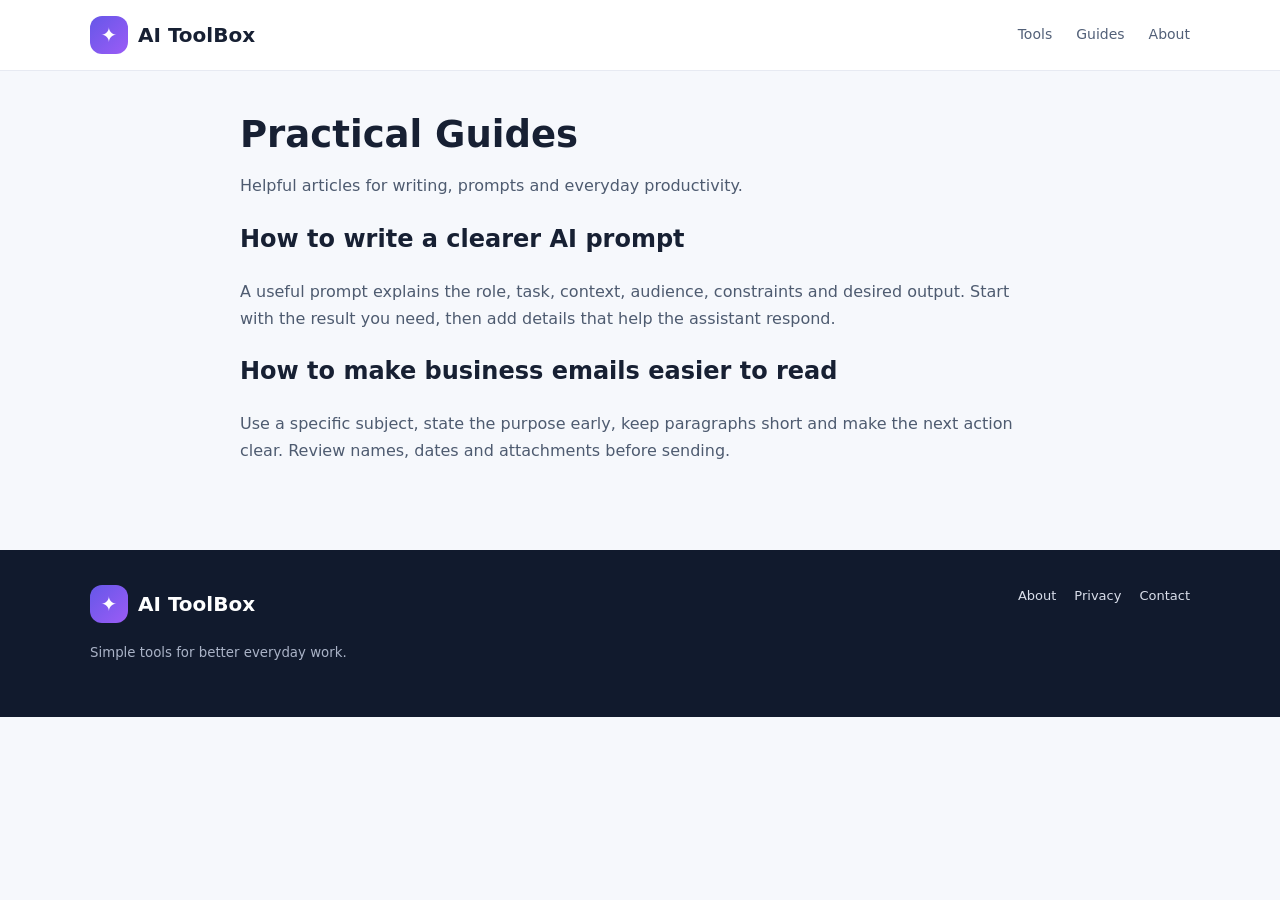
<file: guides/index.html>
<!doctype html><html lang="en"><head><meta charset="utf-8"><meta name="viewport" content="width=device-width,initial-scale=1"><title>Practical Guides | AI ToolBox</title><meta name="description" content="Practical guides for prompts, writing and productivity."><link rel="stylesheet" href="/assets/style.css"></head><body><header><div class="wrap nav"><a class="brand" href="/"><span class="logo">✦</span>AI ToolBox</a><nav class="navlinks"><a href="/#tools">Tools</a><a href="/guides/">Guides</a><a href="/about.html">About</a></nav></div></header><main class="wrap content"><h1>Practical Guides</h1><p>Helpful articles for writing, prompts and everyday productivity.</p><h2>How to write a clearer AI prompt</h2><p>A useful prompt explains the role, task, context, audience, constraints and desired output. Start with the result you need, then add details that help the assistant respond.</p><h2>How to make business emails easier to read</h2><p>Use a specific subject, state the purpose early, keep paragraphs short and make the next action clear. Review names, dates and attachments before sending.</p></main><footer class="footer"><div class="wrap footer-inner"><div><a class="brand" href="/" style="color:white"><span class="logo">✦</span>AI ToolBox</a><p><small>Simple tools for better everyday work.</small></p></div><div class="footer-links"><a href="/about.html">About</a><a href="/privacy.html">Privacy</a><a href="/contact.html">Contact</a></div></div></footer><script src="/assets/app.js"></script></body></html>
</file>
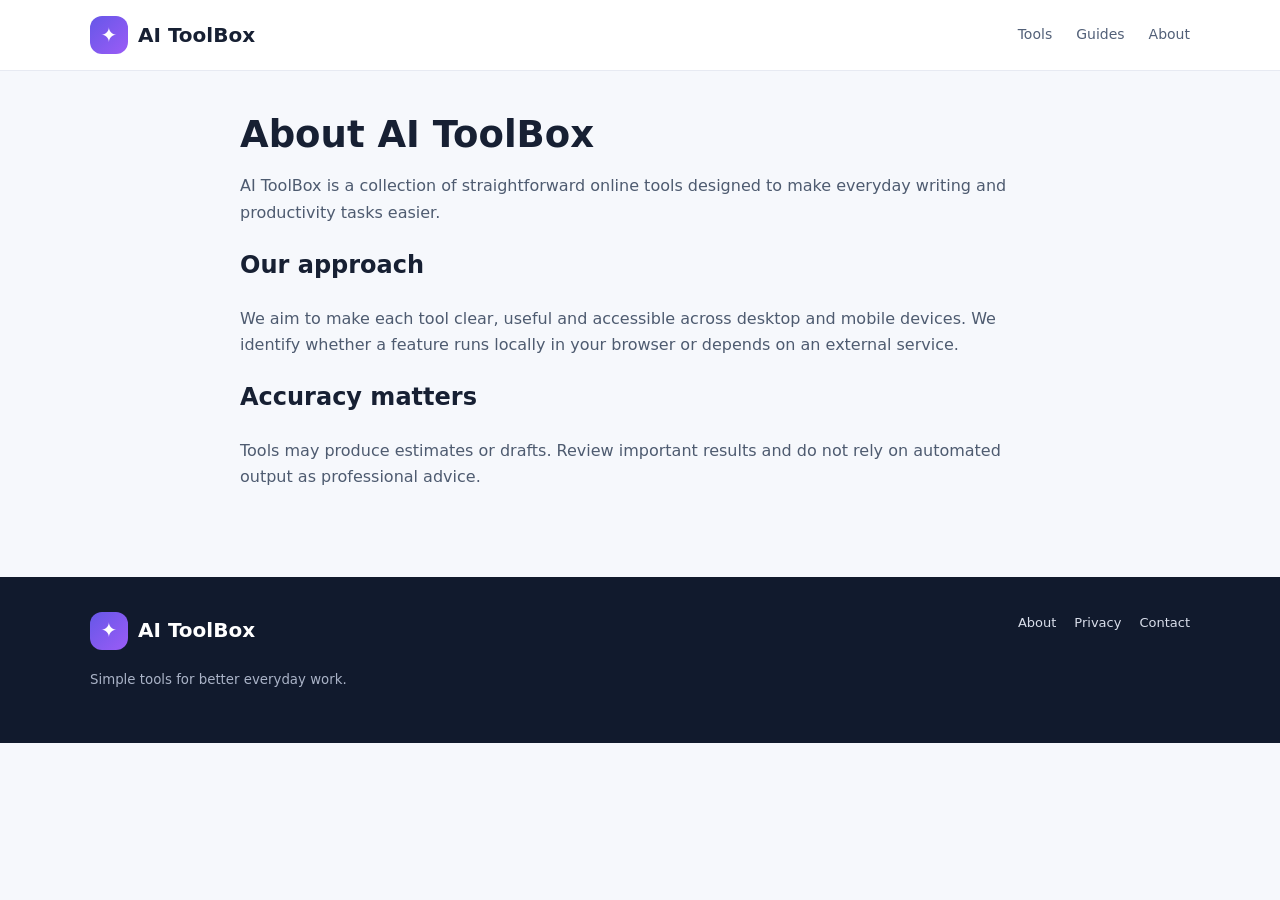
<file: about.html>
<!doctype html><html lang="en"><head><meta charset="utf-8"><meta name="viewport" content="width=device-width,initial-scale=1"><title>About AI ToolBox | AI ToolBox</title><meta name="description" content="Learn about AI ToolBox."><link rel="stylesheet" href="/assets/style.css"></head><body><header><div class="wrap nav"><a class="brand" href="/"><span class="logo">✦</span>AI ToolBox</a><nav class="navlinks"><a href="/#tools">Tools</a><a href="/guides/">Guides</a><a href="/about.html">About</a></nav></div></header><main class="wrap content"><h1>About AI ToolBox</h1><p>AI ToolBox is a collection of straightforward online tools designed to make everyday writing and productivity tasks easier.</p><h2>Our approach</h2><p>We aim to make each tool clear, useful and accessible across desktop and mobile devices. We identify whether a feature runs locally in your browser or depends on an external service.</p><h2>Accuracy matters</h2><p>Tools may produce estimates or drafts. Review important results and do not rely on automated output as professional advice.</p></main><footer class="footer"><div class="wrap footer-inner"><div><a class="brand" href="/" style="color:white"><span class="logo">✦</span>AI ToolBox</a><p><small>Simple tools for better everyday work.</small></p></div><div class="footer-links"><a href="/about.html">About</a><a href="/privacy.html">Privacy</a><a href="/contact.html">Contact</a></div></div></footer><script src="/assets/app.js"></script></body></html>
</file>
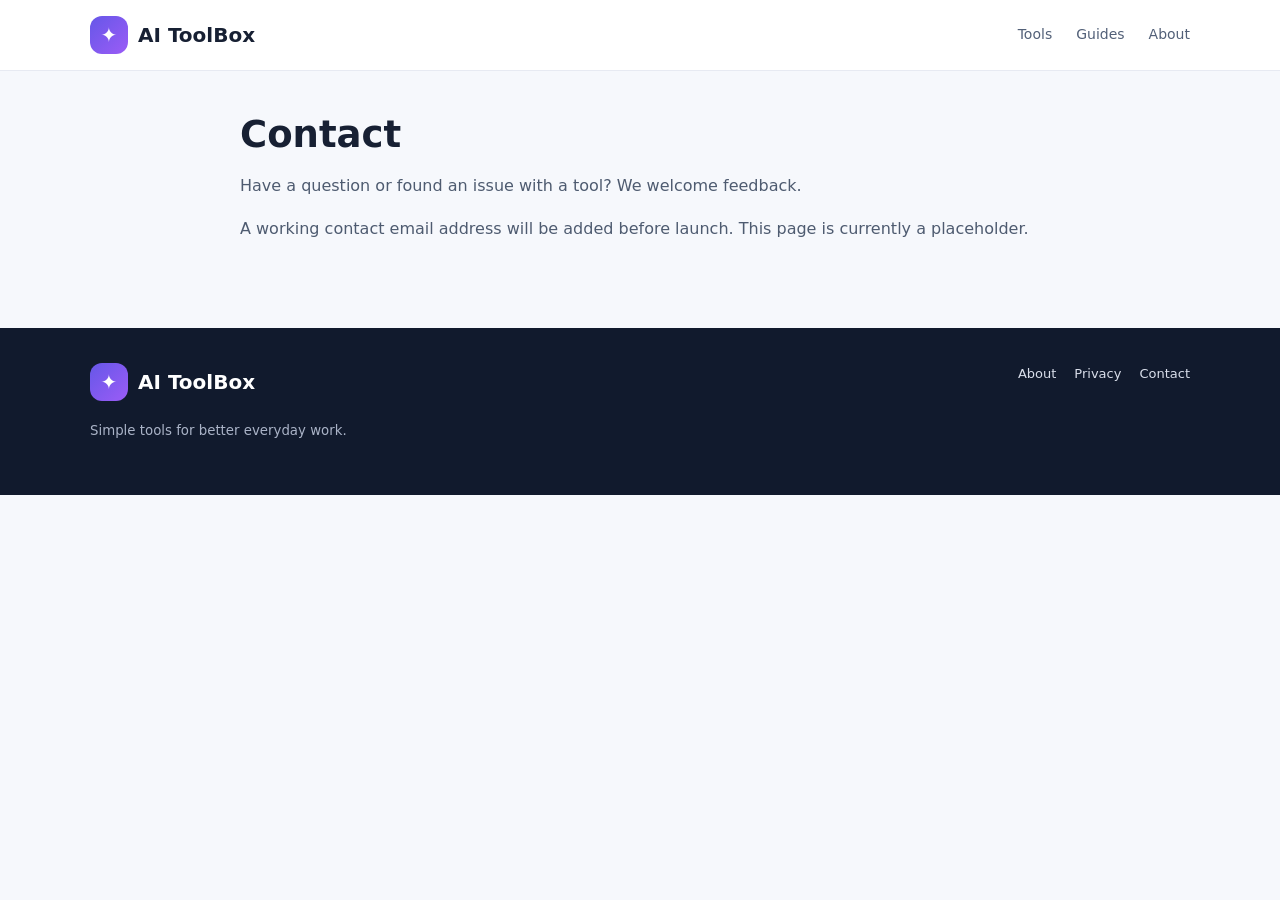
<file: contact.html>
<!doctype html><html lang="en"><head><meta charset="utf-8"><meta name="viewport" content="width=device-width,initial-scale=1"><title>Contact | AI ToolBox</title><meta name="description" content="Contact AI ToolBox."><link rel="stylesheet" href="/assets/style.css"></head><body><header><div class="wrap nav"><a class="brand" href="/"><span class="logo">✦</span>AI ToolBox</a><nav class="navlinks"><a href="/#tools">Tools</a><a href="/guides/">Guides</a><a href="/about.html">About</a></nav></div></header><main class="wrap content"><h1>Contact</h1><p>Have a question or found an issue with a tool? We welcome feedback.</p><p>A working contact email address will be added before launch. This page is currently a placeholder.</p></main><footer class="footer"><div class="wrap footer-inner"><div><a class="brand" href="/" style="color:white"><span class="logo">✦</span>AI ToolBox</a><p><small>Simple tools for better everyday work.</small></p></div><div class="footer-links"><a href="/about.html">About</a><a href="/privacy.html">Privacy</a><a href="/contact.html">Contact</a></div></div></footer><script src="/assets/app.js"></script></body></html>
</file>
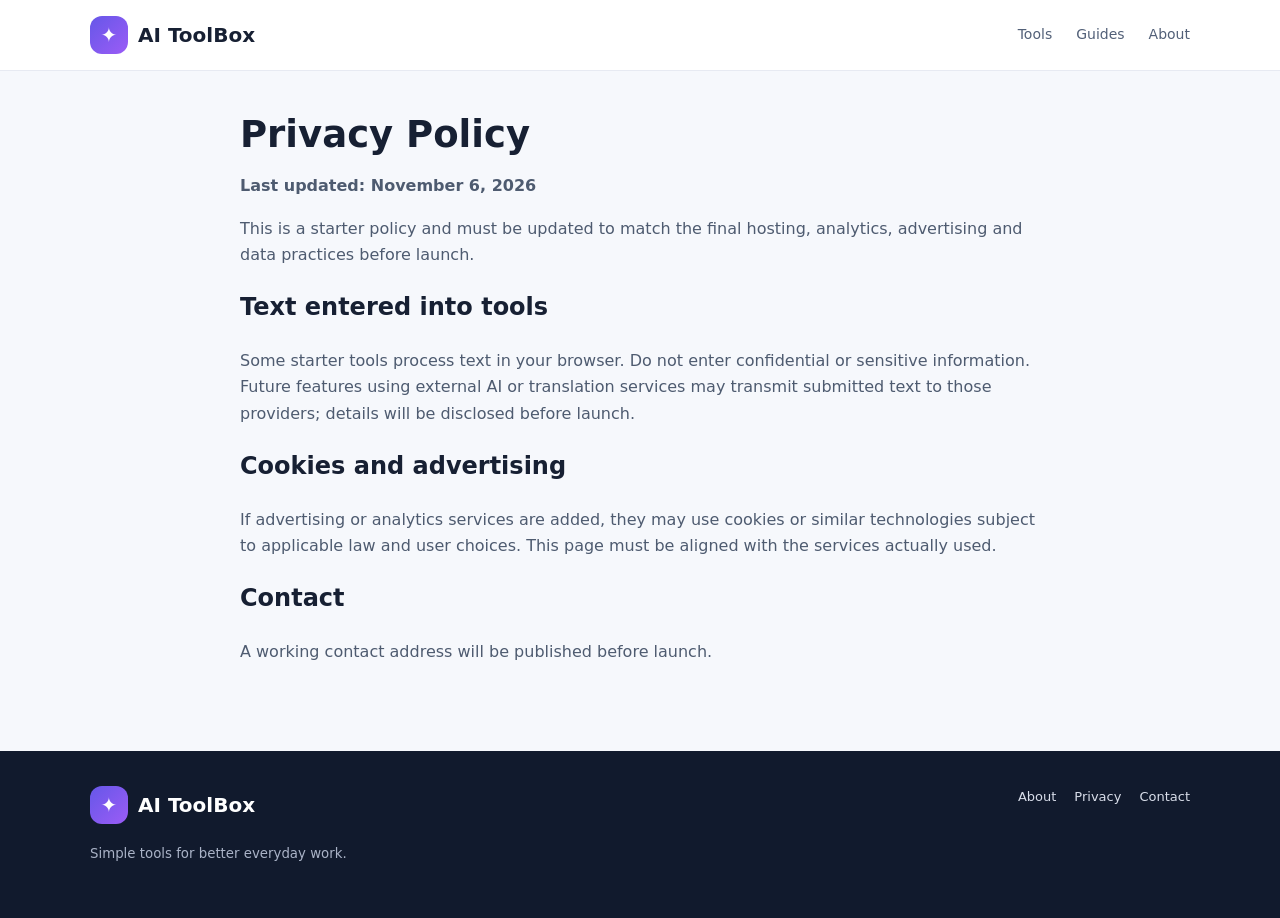
<file: privacy.html>
<!doctype html><html lang="en"><head><meta charset="utf-8"><meta name="viewport" content="width=device-width,initial-scale=1"><title>Privacy Policy | AI ToolBox</title><meta name="description" content="Privacy information for AI ToolBox."><link rel="stylesheet" href="/assets/style.css"></head><body><header><div class="wrap nav"><a class="brand" href="/"><span class="logo">✦</span>AI ToolBox</a><nav class="navlinks"><a href="/#tools">Tools</a><a href="/guides/">Guides</a><a href="/about.html">About</a></nav></div></header><main class="wrap content"><h1>Privacy Policy</h1><p><strong>Last updated: November 6, 2026</strong></p><p>This is a starter policy and must be updated to match the final hosting, analytics, advertising and data practices before launch.</p><h2>Text entered into tools</h2><p>Some starter tools process text in your browser. Do not enter confidential or sensitive information. Future features using external AI or translation services may transmit submitted text to those providers; details will be disclosed before launch.</p><h2>Cookies and advertising</h2><p>If advertising or analytics services are added, they may use cookies or similar technologies subject to applicable law and user choices. This page must be aligned with the services actually used.</p><h2>Contact</h2><p>A working contact address will be published before launch.</p></main><footer class="footer"><div class="wrap footer-inner"><div><a class="brand" href="/" style="color:white"><span class="logo">✦</span>AI ToolBox</a><p><small>Simple tools for better everyday work.</small></p></div><div class="footer-links"><a href="/about.html">About</a><a href="/privacy.html">Privacy</a><a href="/contact.html">Contact</a></div></div></footer><script src="/assets/app.js"></script></body></html>
</file>
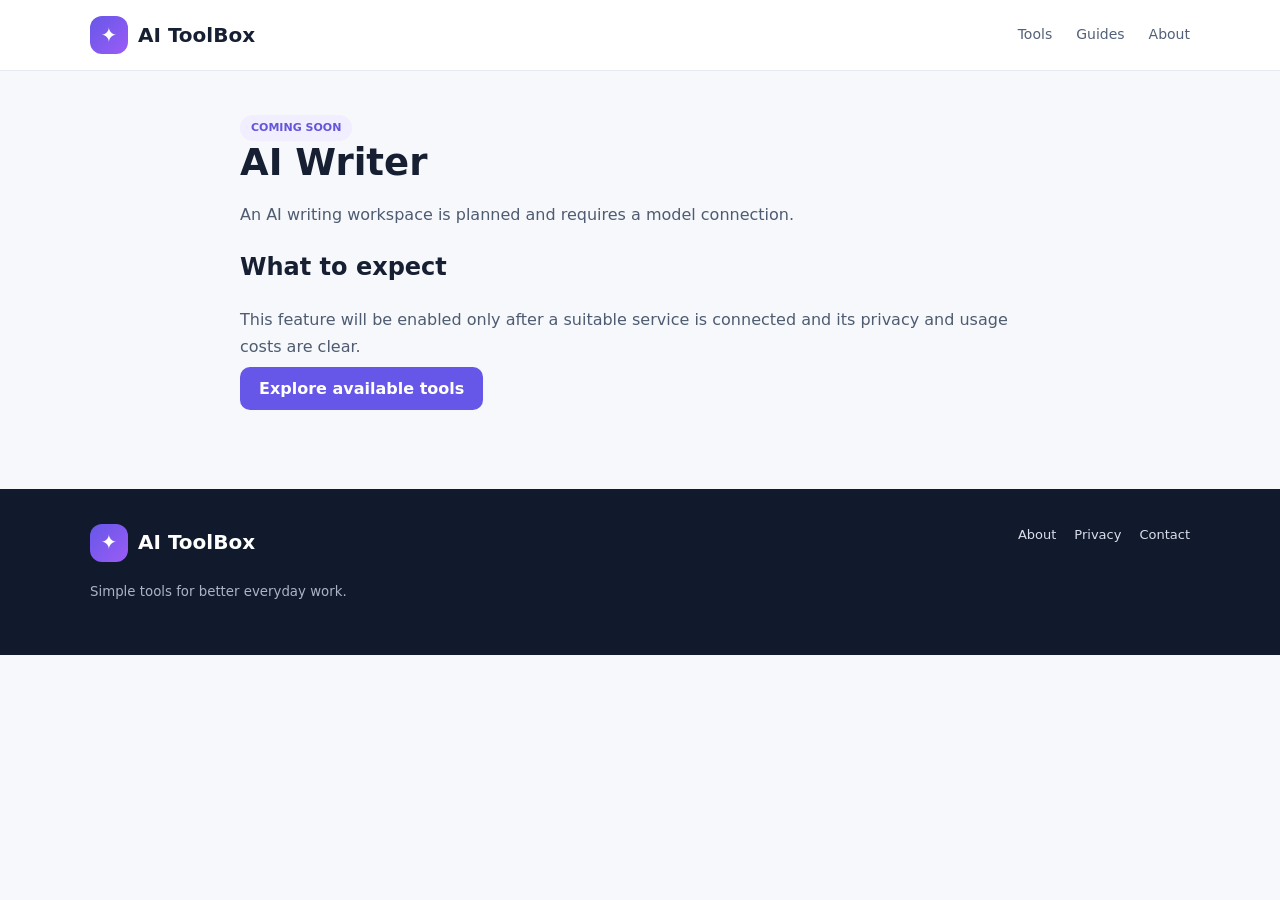
<file: tools/ai-writer.html>
<!doctype html><html lang="en"><head><meta charset="utf-8"><meta name="viewport" content="width=device-width,initial-scale=1"><title>AI Writer | AI ToolBox</title><meta name="description" content="An AI writing workspace is planned and requires a model connection."><link rel="stylesheet" href="/assets/style.css"></head><body><header><div class="wrap nav"><a class="brand" href="/"><span class="logo">✦</span>AI ToolBox</a><nav class="navlinks"><a href="/#tools">Tools</a><a href="/guides/">Guides</a><a href="/about.html">About</a></nav></div></header><main class="wrap content"><span class="tag">COMING SOON</span><h1>AI Writer</h1><p>An AI writing workspace is planned and requires a model connection.</p><h2>What to expect</h2><p>This feature will be enabled only after a suitable service is connected and its privacy and usage costs are clear.</p><p><a class="btn" href="/#tools">Explore available tools</a></p></main><footer class="footer"><div class="wrap footer-inner"><div><a class="brand" href="/" style="color:white"><span class="logo">✦</span>AI ToolBox</a><p><small>Simple tools for better everyday work.</small></p></div><div class="footer-links"><a href="/about.html">About</a><a href="/privacy.html">Privacy</a><a href="/contact.html">Contact</a></div></div></footer><script src="/assets/app.js"></script></body></html>
</file>
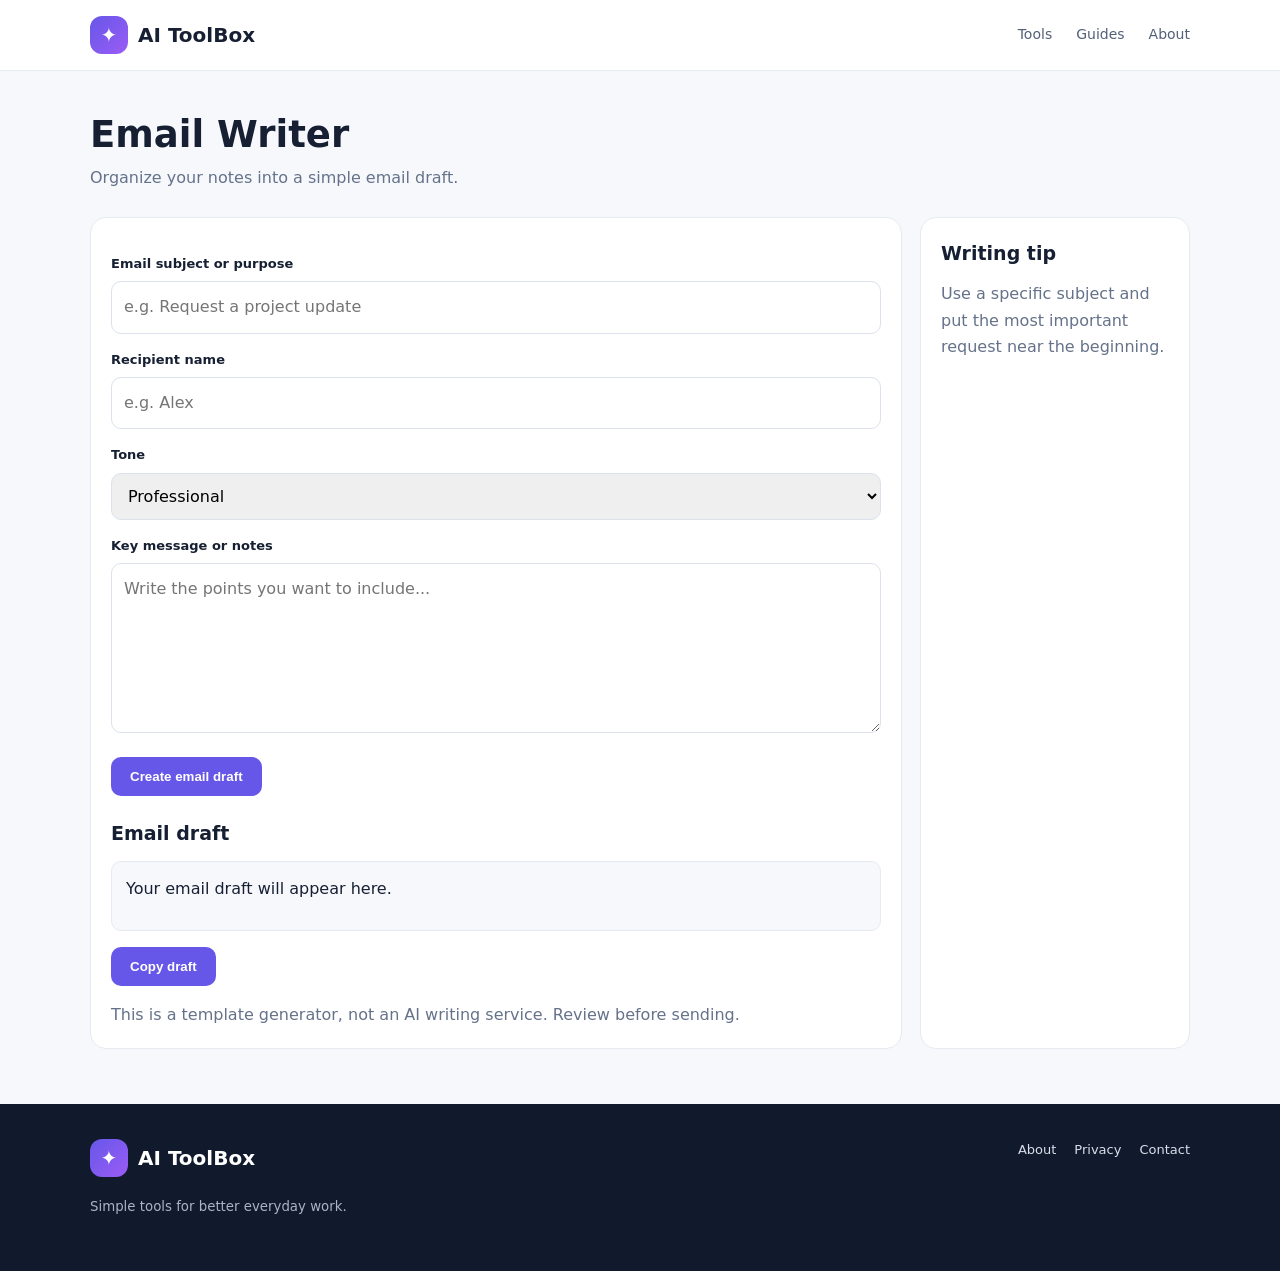
<file: tools/email-writer.html>
<!doctype html><html lang="en"><head><meta charset="utf-8"><meta name="viewport" content="width=device-width,initial-scale=1"><title>Email Writer | AI ToolBox</title><meta name="description" content="Free email writer tool from AI ToolBox."><link rel="stylesheet" href="/assets/style.css"></head><body><header><div class="wrap nav"><a class="brand" href="/"><span class="logo">✦</span>AI ToolBox</a><nav class="navlinks"><a href="/#tools">Tools</a><a href="/guides/">Guides</a><a href="/about.html">About</a></nav></div></header><main class="wrap"><div class="page-hero"><h1>Email Writer</h1><p>Organize your notes into a simple email draft.</p></div><div class="tool-layout"><section class="panel"><form id="emailForm"><div class="field"><label>Email subject or purpose</label><input id="purpose" placeholder="e.g. Request a project update"></div><div class="field"><label>Recipient name</label><input id="recipient" placeholder="e.g. Alex"></div><div class="field"><label>Tone</label><select id="tone"><option>Professional</option><option>Friendly</option><option>Formal</option></select></div><div class="field"><label>Key message or notes</label><textarea id="details" placeholder="Write the points you want to include..."></textarea></div><button class="btn">Create email draft</button></form><h2 style="margin-top:22px">Email draft</h2><div class="output" id="result">Your email draft will appear here.</div><p><button class="btn" id="copyBtn">Copy draft</button></p><p class="sub">This is a template generator, not an AI writing service. Review before sending.</p></section><aside class="panel"><h2>Writing tip</h2><p class="sub">Use a specific subject and put the most important request near the beginning.</p></aside></div></main><footer class="footer"><div class="wrap footer-inner"><div><a class="brand" href="/" style="color:white"><span class="logo">✦</span>AI ToolBox</a><p><small>Simple tools for better everyday work.</small></p></div><div class="footer-links"><a href="/about.html">About</a><a href="/privacy.html">Privacy</a><a href="/contact.html">Contact</a></div></div></footer><script src="/assets/app.js"></script></body></html>
</file>
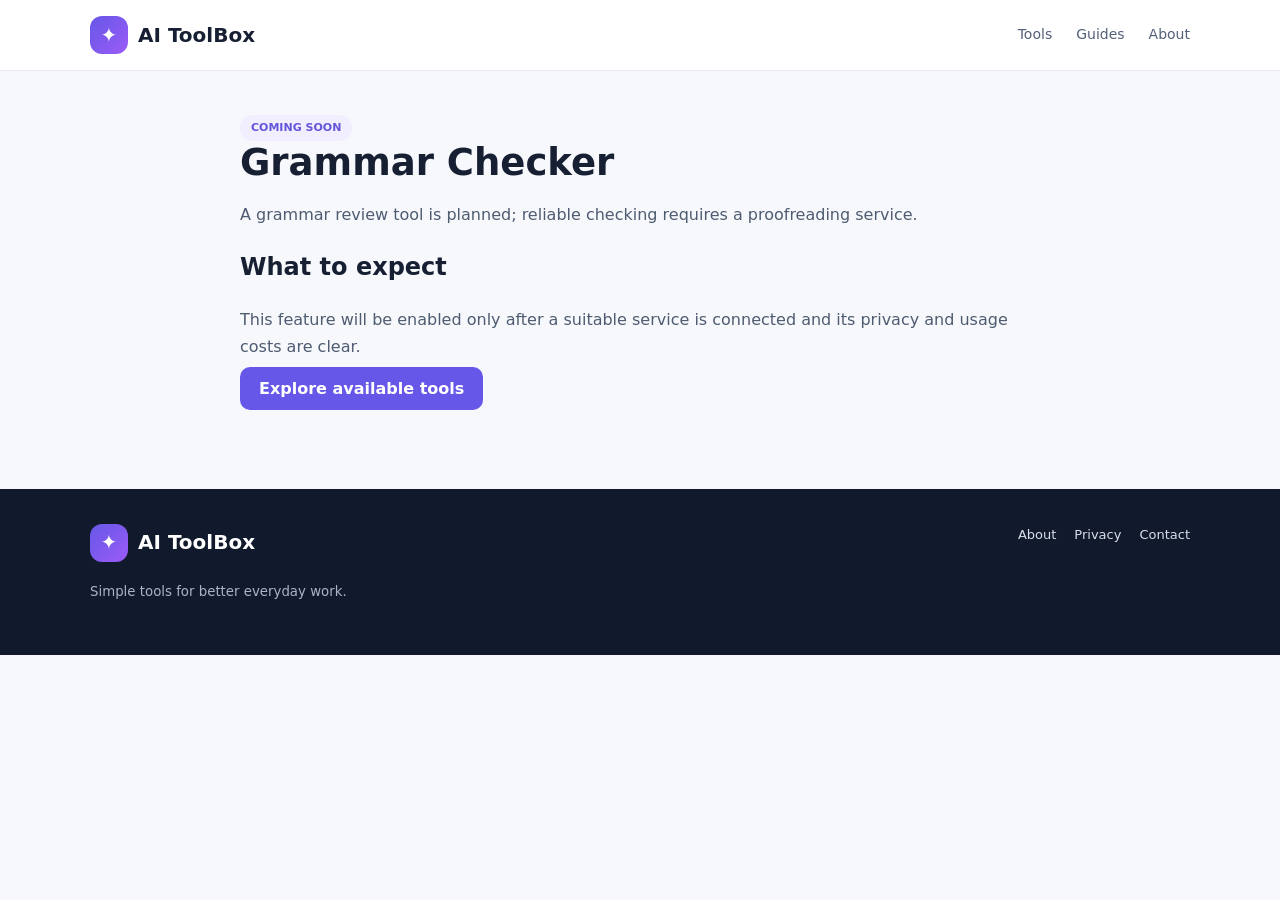
<file: tools/grammar-checker.html>
<!doctype html><html lang="en"><head><meta charset="utf-8"><meta name="viewport" content="width=device-width,initial-scale=1"><title>Grammar Checker | AI ToolBox</title><meta name="description" content="A grammar review tool is planned; reliable checking requires a proofreading service."><link rel="stylesheet" href="/assets/style.css"></head><body><header><div class="wrap nav"><a class="brand" href="/"><span class="logo">✦</span>AI ToolBox</a><nav class="navlinks"><a href="/#tools">Tools</a><a href="/guides/">Guides</a><a href="/about.html">About</a></nav></div></header><main class="wrap content"><span class="tag">COMING SOON</span><h1>Grammar Checker</h1><p>A grammar review tool is planned; reliable checking requires a proofreading service.</p><h2>What to expect</h2><p>This feature will be enabled only after a suitable service is connected and its privacy and usage costs are clear.</p><p><a class="btn" href="/#tools">Explore available tools</a></p></main><footer class="footer"><div class="wrap footer-inner"><div><a class="brand" href="/" style="color:white"><span class="logo">✦</span>AI ToolBox</a><p><small>Simple tools for better everyday work.</small></p></div><div class="footer-links"><a href="/about.html">About</a><a href="/privacy.html">Privacy</a><a href="/contact.html">Contact</a></div></div></footer><script src="/assets/app.js"></script></body></html>
</file>
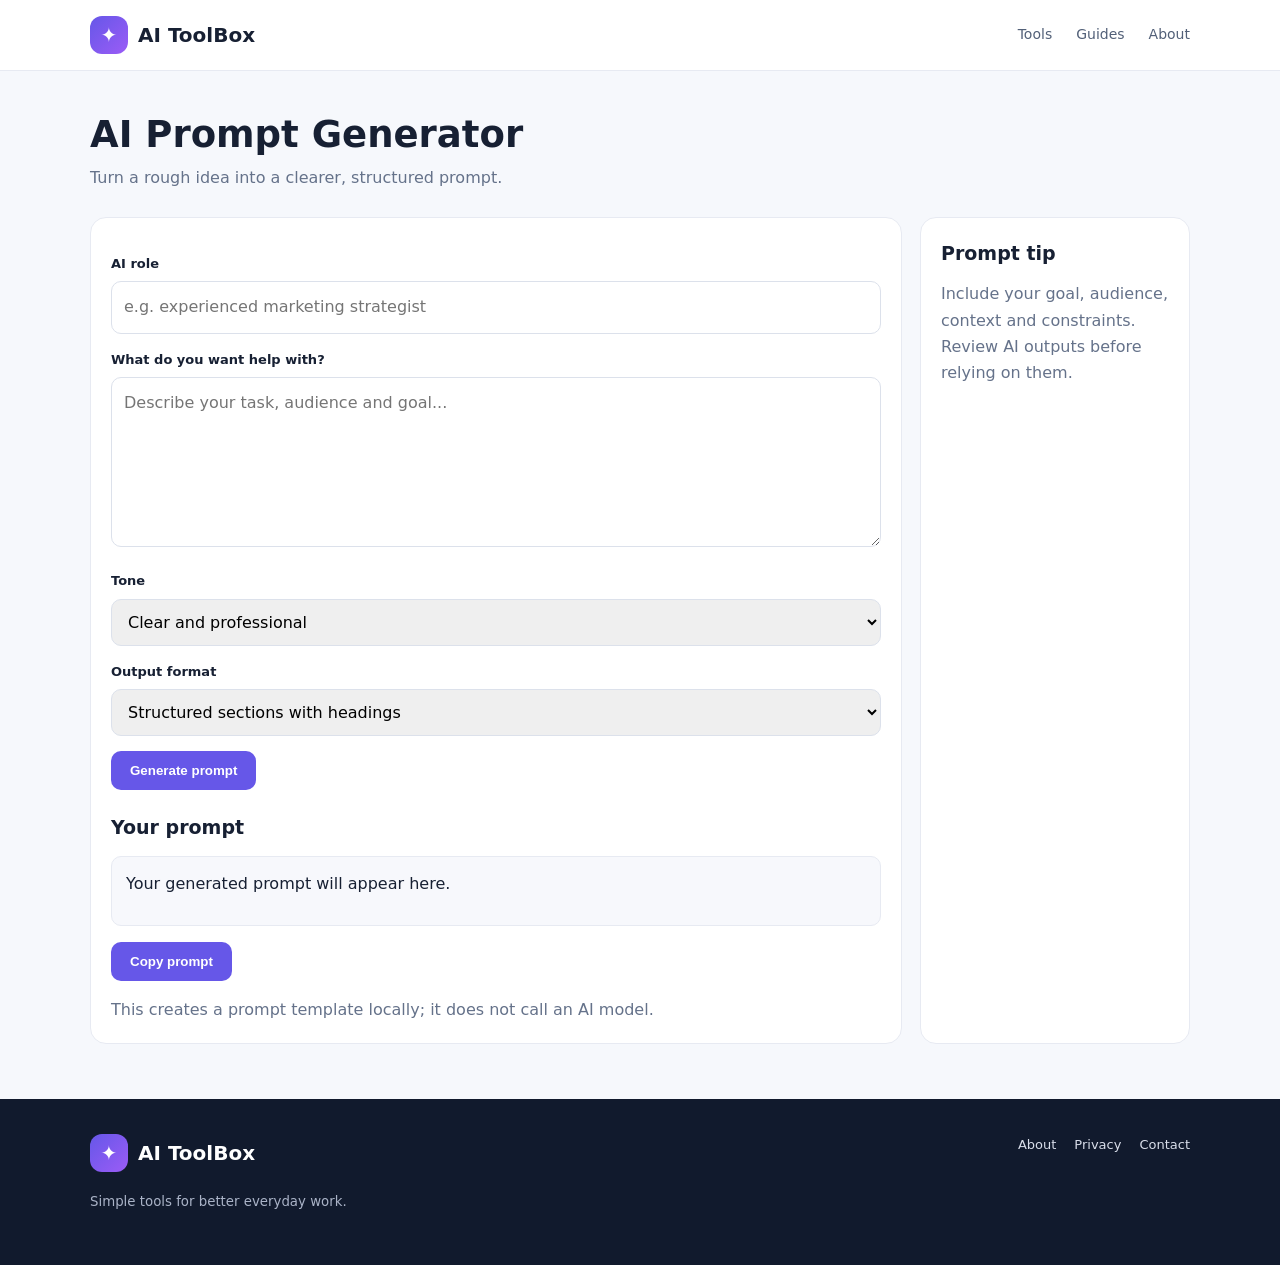
<file: tools/prompt-generator.html>
<!doctype html><html lang="en"><head><meta charset="utf-8"><meta name="viewport" content="width=device-width,initial-scale=1"><title>AI Prompt Generator | AI ToolBox</title><meta name="description" content="Free ai prompt generator tool from AI ToolBox."><link rel="stylesheet" href="/assets/style.css"></head><body><header><div class="wrap nav"><a class="brand" href="/"><span class="logo">✦</span>AI ToolBox</a><nav class="navlinks"><a href="/#tools">Tools</a><a href="/guides/">Guides</a><a href="/about.html">About</a></nav></div></header><main class="wrap"><div class="page-hero"><h1>AI Prompt Generator</h1><p>Turn a rough idea into a clearer, structured prompt.</p></div><div class="tool-layout"><section class="panel"><form id="promptForm"><div class="field"><label>AI role</label><input id="role" placeholder="e.g. experienced marketing strategist"></div><div class="field"><label>What do you want help with?</label><textarea id="task" placeholder="Describe your task, audience and goal..."></textarea></div><div class="field"><label>Tone</label><select id="tone"><option>Clear and professional</option><option>Friendly and conversational</option><option>Concise and direct</option><option>Creative and engaging</option></select></div><div class="field"><label>Output format</label><select id="format"><option>Structured sections with headings</option><option>Bullet points</option><option>Step-by-step instructions</option><option>A short paragraph</option></select></div><button class="btn">Generate prompt</button></form><h2 style="margin-top:22px">Your prompt</h2><div class="output" id="result">Your generated prompt will appear here.</div><p><button class="btn" id="copyBtn">Copy prompt</button></p><p class="sub">This creates a prompt template locally; it does not call an AI model.</p></section><aside class="panel"><h2>Prompt tip</h2><p class="sub">Include your goal, audience, context and constraints. Review AI outputs before relying on them.</p></aside></div></main><footer class="footer"><div class="wrap footer-inner"><div><a class="brand" href="/" style="color:white"><span class="logo">✦</span>AI ToolBox</a><p><small>Simple tools for better everyday work.</small></p></div><div class="footer-links"><a href="/about.html">About</a><a href="/privacy.html">Privacy</a><a href="/contact.html">Contact</a></div></div></footer><script src="/assets/app.js"></script></body></html>
</file>
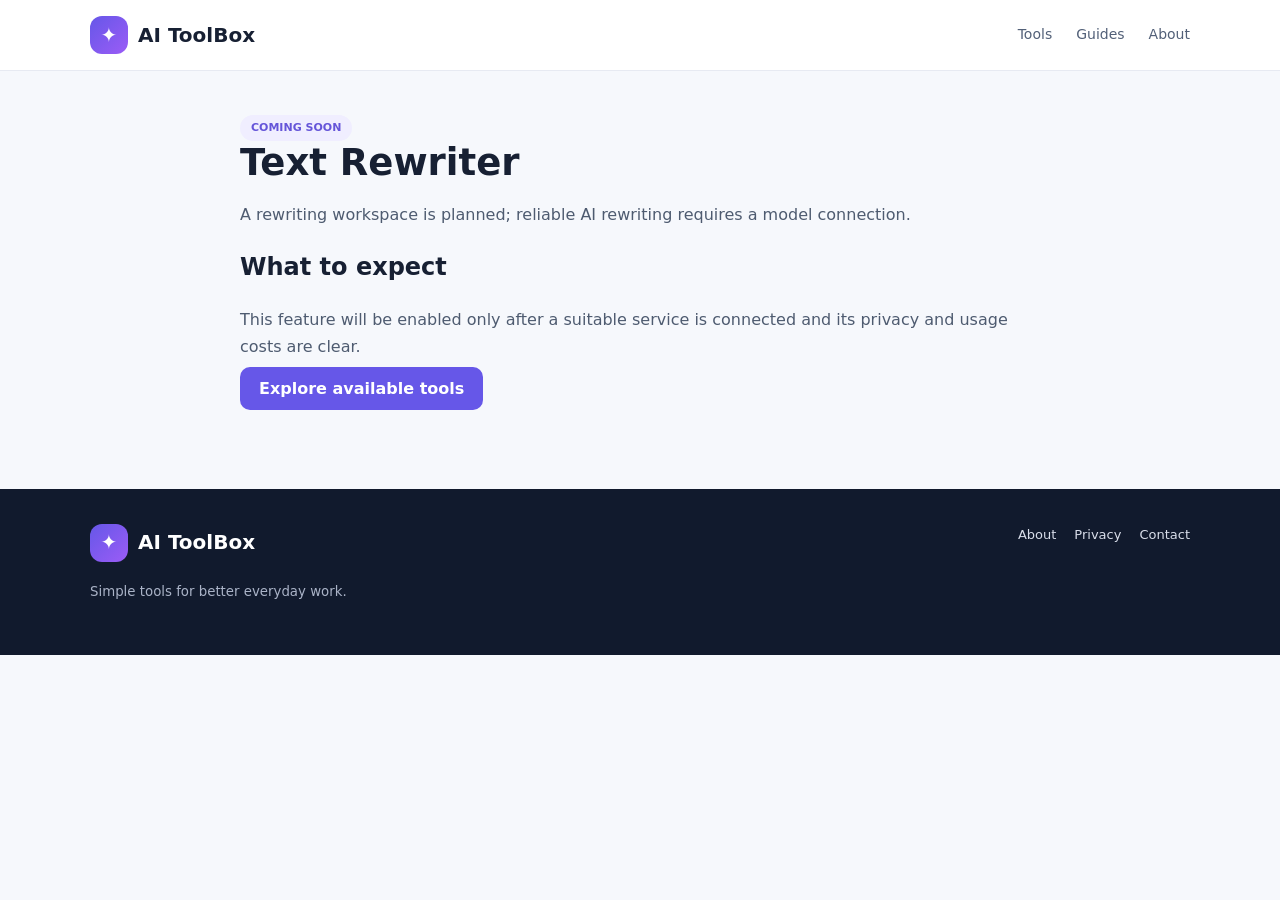
<file: tools/text-rewriter.html>
<!doctype html><html lang="en"><head><meta charset="utf-8"><meta name="viewport" content="width=device-width,initial-scale=1"><title>Text Rewriter | AI ToolBox</title><meta name="description" content="A rewriting workspace is planned; reliable AI rewriting requires a model connection."><link rel="stylesheet" href="/assets/style.css"></head><body><header><div class="wrap nav"><a class="brand" href="/"><span class="logo">✦</span>AI ToolBox</a><nav class="navlinks"><a href="/#tools">Tools</a><a href="/guides/">Guides</a><a href="/about.html">About</a></nav></div></header><main class="wrap content"><span class="tag">COMING SOON</span><h1>Text Rewriter</h1><p>A rewriting workspace is planned; reliable AI rewriting requires a model connection.</p><h2>What to expect</h2><p>This feature will be enabled only after a suitable service is connected and its privacy and usage costs are clear.</p><p><a class="btn" href="/#tools">Explore available tools</a></p></main><footer class="footer"><div class="wrap footer-inner"><div><a class="brand" href="/" style="color:white"><span class="logo">✦</span>AI ToolBox</a><p><small>Simple tools for better everyday work.</small></p></div><div class="footer-links"><a href="/about.html">About</a><a href="/privacy.html">Privacy</a><a href="/contact.html">Contact</a></div></div></footer><script src="/assets/app.js"></script></body></html>
</file>
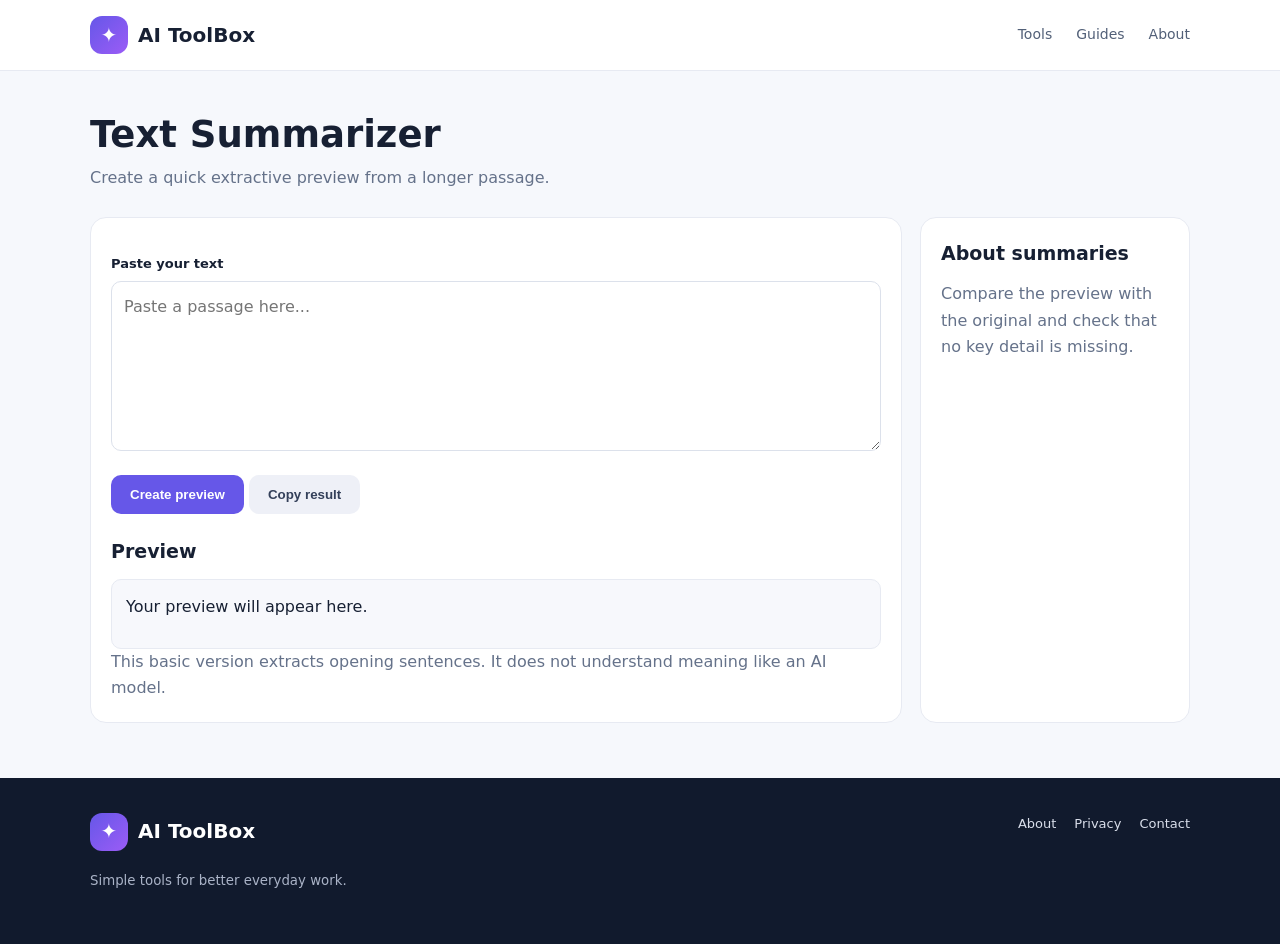
<file: tools/text-summarizer.html>
<!doctype html><html lang="en"><head><meta charset="utf-8"><meta name="viewport" content="width=device-width,initial-scale=1"><title>Text Summarizer | AI ToolBox</title><meta name="description" content="Free text summarizer tool from AI ToolBox."><link rel="stylesheet" href="/assets/style.css"></head><body><header><div class="wrap nav"><a class="brand" href="/"><span class="logo">✦</span>AI ToolBox</a><nav class="navlinks"><a href="/#tools">Tools</a><a href="/guides/">Guides</a><a href="/about.html">About</a></nav></div></header><main class="wrap"><div class="page-hero"><h1>Text Summarizer</h1><p>Create a quick extractive preview from a longer passage.</p></div><div class="tool-layout"><section class="panel"><div class="field"><label>Paste your text</label><textarea id="sourceText" placeholder="Paste a passage here..."></textarea></div><button class="btn" id="summarizeBtn">Create preview</button> <button class="btn secondary" id="copyBtn">Copy result</button><h2 style="margin-top:22px">Preview</h2><div class="output" id="result">Your preview will appear here.</div><p class="sub">This basic version extracts opening sentences. It does not understand meaning like an AI model.</p></section><aside class="panel"><h2>About summaries</h2><p class="sub">Compare the preview with the original and check that no key detail is missing.</p></aside></div></main><footer class="footer"><div class="wrap footer-inner"><div><a class="brand" href="/" style="color:white"><span class="logo">✦</span>AI ToolBox</a><p><small>Simple tools for better everyday work.</small></p></div><div class="footer-links"><a href="/about.html">About</a><a href="/privacy.html">Privacy</a><a href="/contact.html">Contact</a></div></div></footer><script src="/assets/app.js"></script></body></html>
</file>
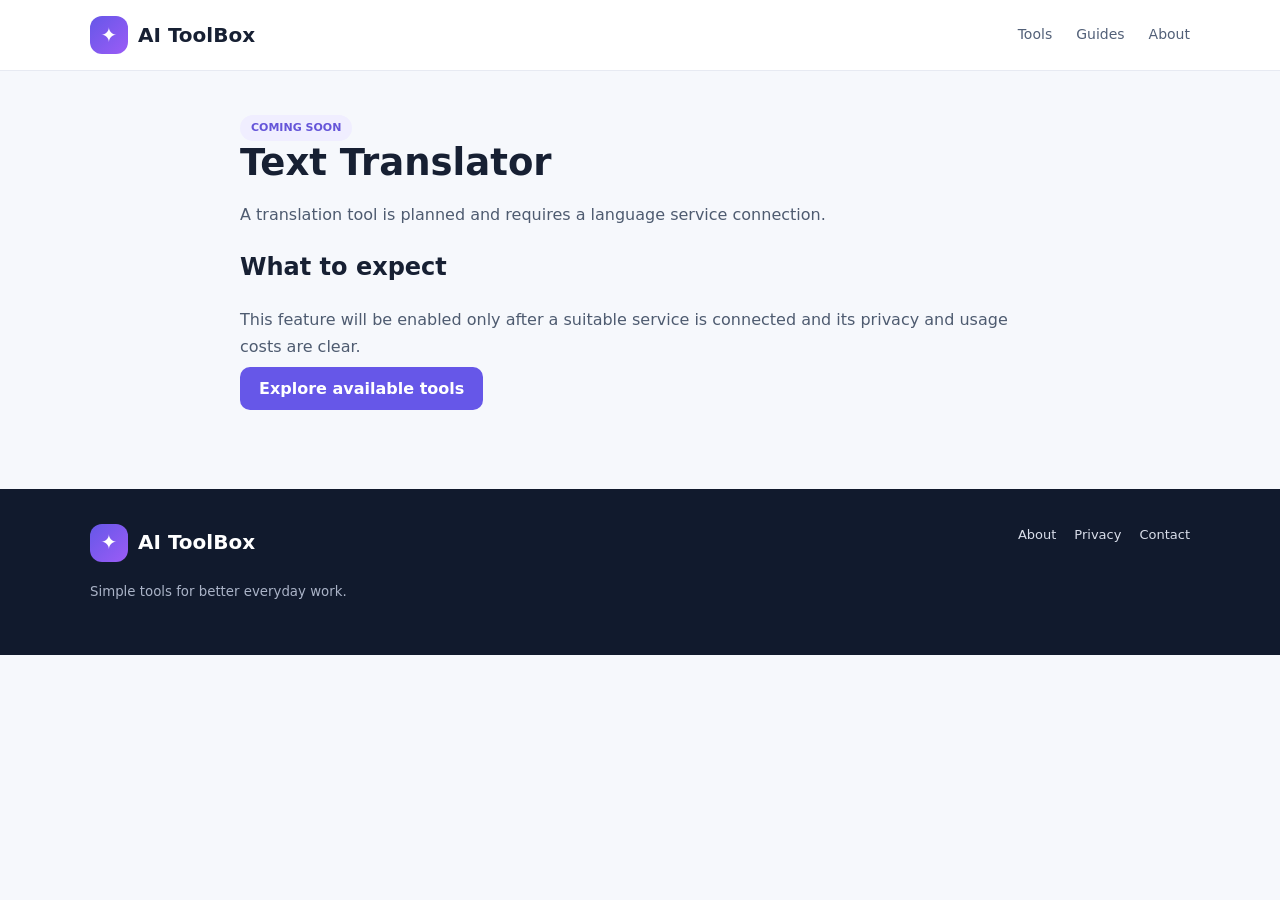
<file: tools/translator.html>
<!doctype html><html lang="en"><head><meta charset="utf-8"><meta name="viewport" content="width=device-width,initial-scale=1"><title>Text Translator | AI ToolBox</title><meta name="description" content="A translation tool is planned and requires a language service connection."><link rel="stylesheet" href="/assets/style.css"></head><body><header><div class="wrap nav"><a class="brand" href="/"><span class="logo">✦</span>AI ToolBox</a><nav class="navlinks"><a href="/#tools">Tools</a><a href="/guides/">Guides</a><a href="/about.html">About</a></nav></div></header><main class="wrap content"><span class="tag">COMING SOON</span><h1>Text Translator</h1><p>A translation tool is planned and requires a language service connection.</p><h2>What to expect</h2><p>This feature will be enabled only after a suitable service is connected and its privacy and usage costs are clear.</p><p><a class="btn" href="/#tools">Explore available tools</a></p></main><footer class="footer"><div class="wrap footer-inner"><div><a class="brand" href="/" style="color:white"><span class="logo">✦</span>AI ToolBox</a><p><small>Simple tools for better everyday work.</small></p></div><div class="footer-links"><a href="/about.html">About</a><a href="/privacy.html">Privacy</a><a href="/contact.html">Contact</a></div></div></footer><script src="/assets/app.js"></script></body></html>
</file>
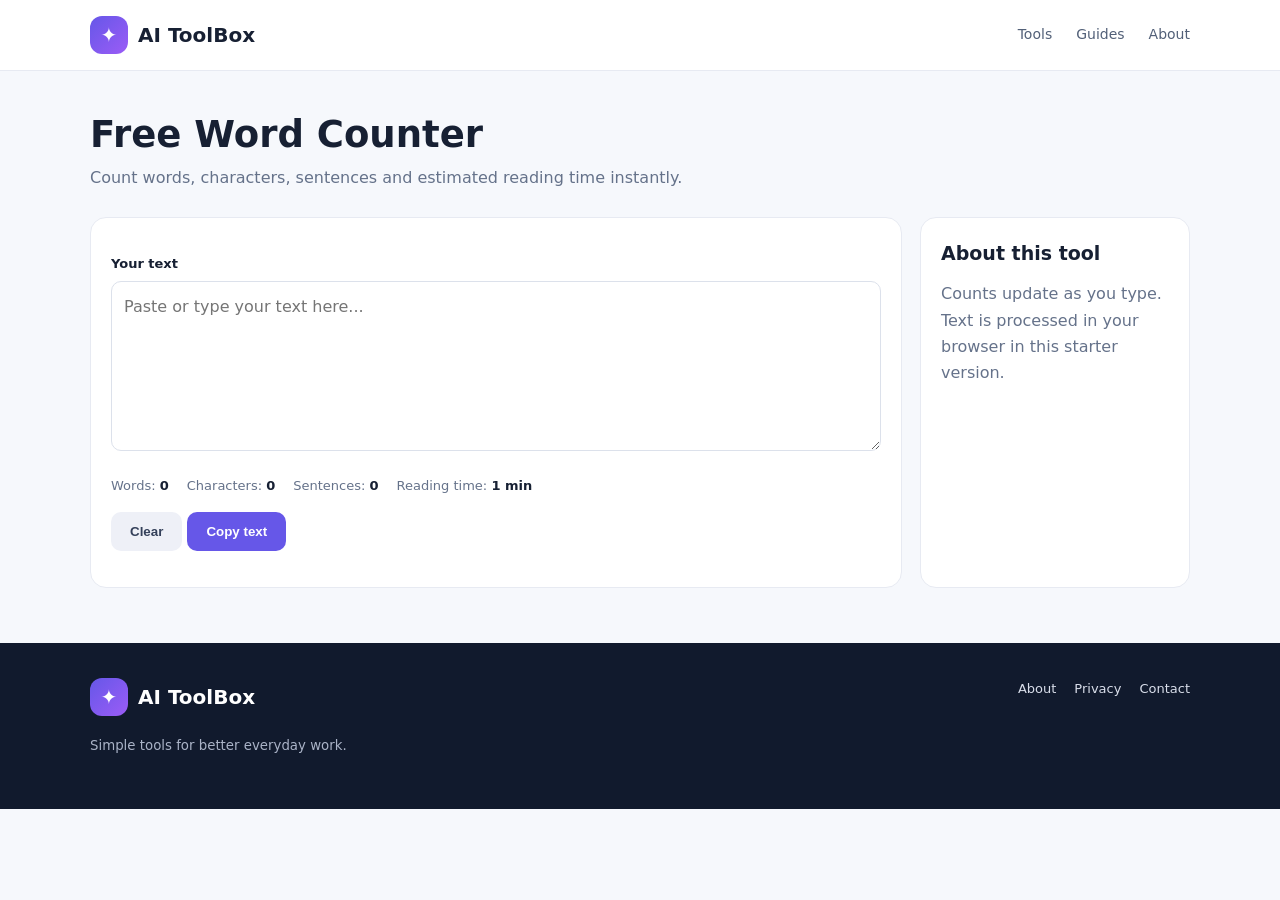
<file: tools/word-counter.html>
<!doctype html><html lang="en"><head><meta charset="utf-8"><meta name="viewport" content="width=device-width,initial-scale=1"><title>Word Counter | AI ToolBox</title><meta name="description" content="Free word counter tool from AI ToolBox."><link rel="stylesheet" href="/assets/style.css"></head><body><header><div class="wrap nav"><a class="brand" href="/"><span class="logo">✦</span>AI ToolBox</a><nav class="navlinks"><a href="/#tools">Tools</a><a href="/guides/">Guides</a><a href="/about.html">About</a></nav></div></header><main class="wrap"><div class="page-hero"><h1>Free Word Counter</h1><p>Count words, characters, sentences and estimated reading time instantly.</p></div><div class="tool-layout"><section class="panel"><div class="field"><label>Your text</label><textarea id="sourceText" placeholder="Paste or type your text here..."></textarea></div><div class="stats"><span>Words: <strong id="wordCount">0</strong></span><span>Characters: <strong id="charCount">0</strong></span><span>Sentences: <strong id="sentenceCount">0</strong></span><span>Reading time: <strong id="readingTime">1 min</strong></span></div><p><button class="btn secondary" id="clearBtn">Clear</button> <button class="btn" id="copyBtn">Copy text</button></p></section><aside class="panel"><h2>About this tool</h2><p class="sub">Counts update as you type. Text is processed in your browser in this starter version.</p></aside></div></main><footer class="footer"><div class="wrap footer-inner"><div><a class="brand" href="/" style="color:white"><span class="logo">✦</span>AI ToolBox</a><p><small>Simple tools for better everyday work.</small></p></div><div class="footer-links"><a href="/about.html">About</a><a href="/privacy.html">Privacy</a><a href="/contact.html">Contact</a></div></div></footer><script src="/assets/app.js"></script></body></html>
</file>
<file: assets/style.css>
:root{--bg:#f6f8fc;--ink:#172033;--muted:#65728a;--brand:#6657e8;--line:#e7eaf2;--card:#fff}
*{box-sizing:border-box}body{margin:0;background:var(--bg);color:var(--ink);font:16px/1.65 system-ui,-apple-system,"Segoe UI",sans-serif}a{color:inherit;text-decoration:none}.wrap{width:min(1100px,calc(100% - 36px));margin:auto}
header{background:#fff;border-bottom:1px solid var(--line)}.nav{height:70px;display:flex;align-items:center;justify-content:space-between}.brand{display:flex;align-items:center;gap:10px;font-size:20px;font-weight:800}.logo{width:38px;height:38px;border-radius:12px;background:linear-gradient(135deg,#6657e8,#9b5cf6);display:grid;place-items:center;color:white}.navlinks{display:flex;gap:24px;color:#526078;font-size:14px}
.hero{background:radial-gradient(circle at 85% 10%,#4b4194,transparent 28%),linear-gradient(125deg,#101a30,#25264c);color:white;padding:76px 0;text-align:center}.eyebrow,.tag{display:inline-block;border-radius:99px;padding:4px 11px;font-size:11px;font-weight:700;background:#f0eeff;color:#6555d9}.eyebrow{background:#ffffff20;color:#e1dcff}.hero h1{font-size:clamp(38px,6vw,58px);line-height:1.1;letter-spacing:-2px;margin:22px 0 14px}.hero p{color:#d4d8e8;font-size:18px;max-width:650px;margin:0 auto 28px}.search{max-width:620px;margin:auto;background:white;border-radius:14px;padding:7px;display:flex}.search input{border:0;outline:0;flex:1;min-width:0;padding:12px;font:inherit}.btn,.search button{border:0;border-radius:10px;background:var(--brand);color:white;font-weight:700;padding:12px 19px;cursor:pointer}.section{padding:55px 0}.section h2{font-size:29px;line-height:1.2;margin:0 0 7px}.sub{color:var(--muted);margin:0}.grid{display:grid;grid-template-columns:repeat(4,1fr);gap:16px}.tool-card,.panel,.info-card{background:white;border:1px solid var(--line);border-radius:16px;padding:20px}.tool-card:hover{transform:translateY(-3px);box-shadow:0 10px 25px #17203312}.tool-icon{width:44px;height:44px;display:grid;place-items:center;background:#f0eeff;border-radius:13px;font-size:22px;margin-bottom:14px}.tool-card h3{font-size:16px;margin:0 0 6px}.tool-card p{font-size:13px;color:var(--muted);margin:0 0 13px}.benefits{display:grid;grid-template-columns:repeat(3,1fr);gap:16px}.info-card h3{margin:8px 0 4px}.info-card p{margin:0;color:var(--muted);font-size:14px}.ad-slot{border:1px dashed #cbd2df;border-radius:12px;min-height:85px;display:grid;place-items:center;color:#9aa4b5;font-size:12px;margin:25px auto}.page-hero{padding:42px 0 25px}.page-hero h1,.content h1{font-size:37px;line-height:1.2;margin:0 0 8px}.page-hero p{color:var(--muted);margin:0}.tool-layout{display:grid;grid-template-columns:minmax(0,1fr) 270px;gap:18px;padding-bottom:55px}.panel h2{font-size:19px;margin:0 0 12px}.field{margin:15px 0}.field label{display:block;font-size:13px;font-weight:700;margin-bottom:7px}.field textarea,.field input,.field select{width:100%;border:1px solid #dce1eb;border-radius:10px;padding:12px;font:inherit}.field textarea{min-height:170px;resize:vertical}.actions{display:flex;gap:10px;flex-wrap:wrap}.secondary{background:#eef0f7;color:#34405a}.output{background:#f7f8fc;border:1px solid var(--line);padding:14px;border-radius:10px;white-space:pre-wrap;min-height:70px}.stats{display:flex;gap:18px;flex-wrap:wrap;color:var(--muted);font-size:13px;margin-top:10px}.stats strong{color:var(--ink)}.side-links{display:grid;gap:10px}.side-links a{padding:8px 0;border-bottom:1px solid var(--line);font-size:14px}.content{max-width:800px;padding:42px 0 70px}.content p,.content li{color:#4e5b70}.footer{background:#111a2d;color:#d9deea;padding:35px 0}.footer-inner{display:flex;justify-content:space-between;gap:20px;flex-wrap:wrap}.footer small{color:#aab3c7}.footer-links{display:flex;gap:18px;font-size:13px}
@media(max-width:850px){.grid{grid-template-columns:repeat(2,1fr)}.tool-layout{grid-template-columns:1fr}.benefits{grid-template-columns:1fr}}@media(max-width:560px){.nav{height:62px}.navlinks{gap:12px}.hero{padding:54px 0}.hero p{font-size:16px}.grid{gap:10px}.tool-card{padding:14px}.tool-card h3{font-size:14px}.section{padding:40px 0}.page-hero h1,.content h1{font-size:30px}}
</file>
